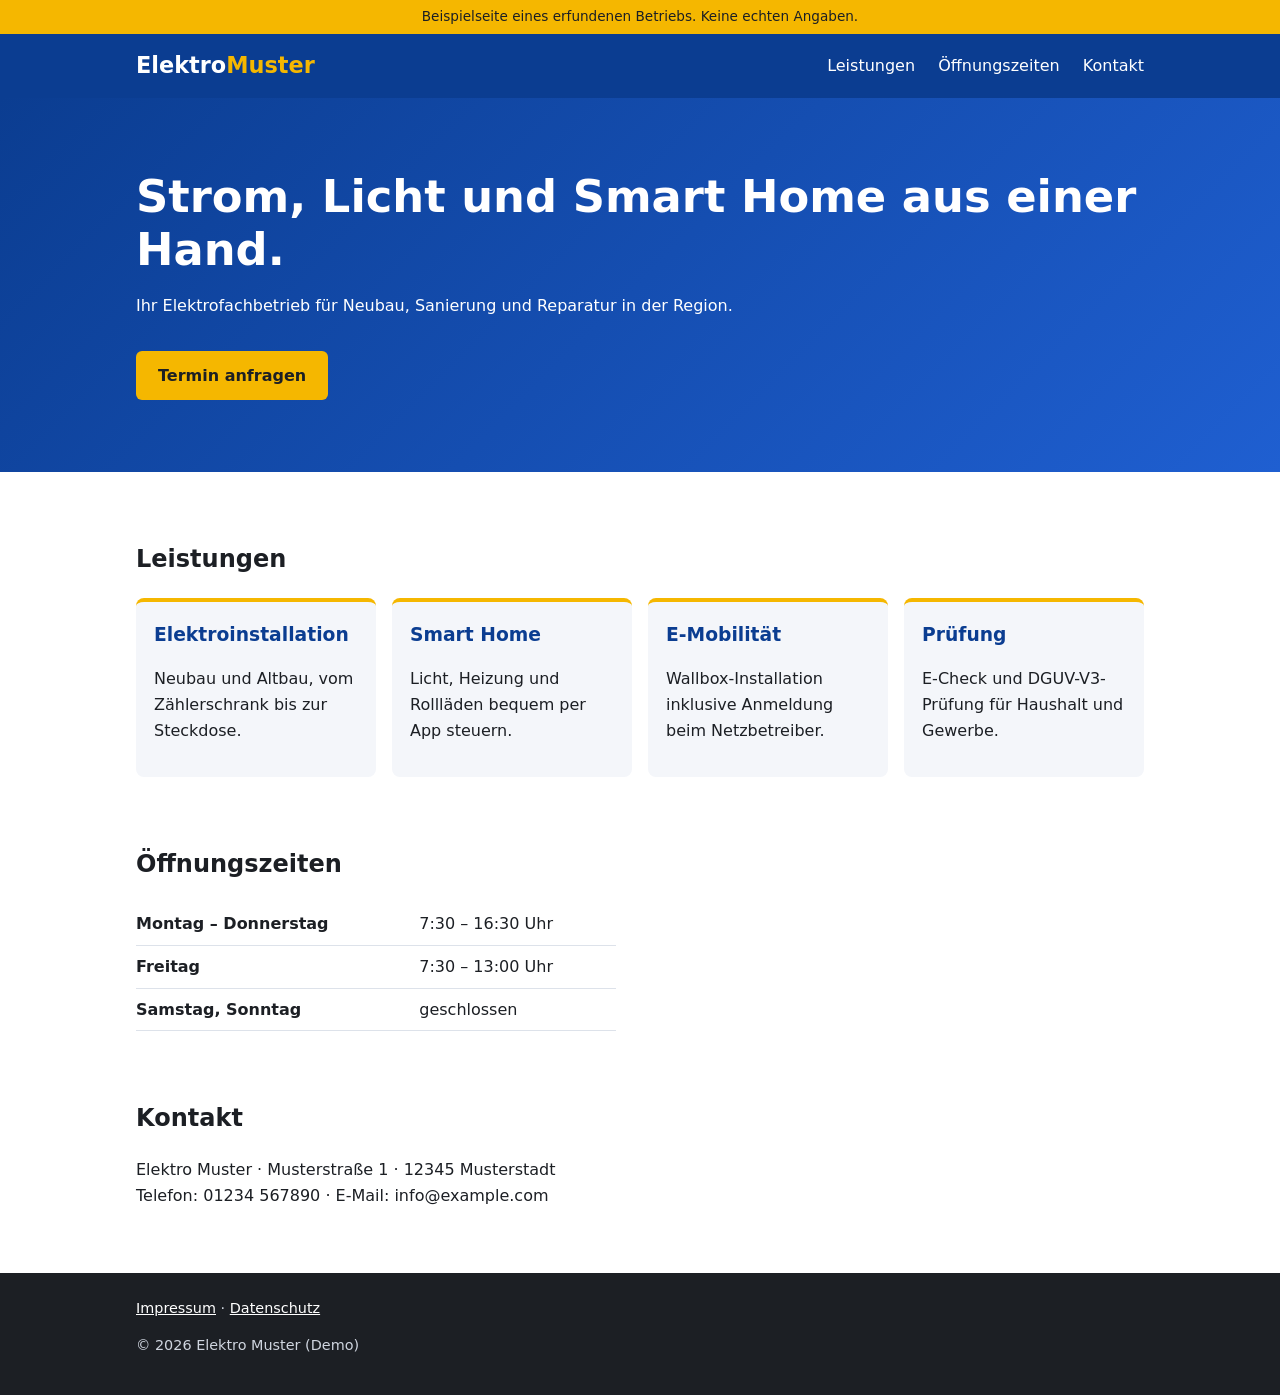
<file: index.html>
<!doctype html>
<html lang="de">
<head>
  <meta charset="utf-8">
  <meta name="viewport" content="width=device-width, initial-scale=1">
  <title>Elektro Muster – Ihr Elektriker (Demo)</title>
  <meta name="description" content="Demo-Seite eines fiktiven Elektrobetriebs. Testprojekt für automatische Veröffentlichung.">
  <link rel="stylesheet" href="style.css">
</head>
<body>
  <div class="demo-hinweis">Beispielseite eines erfundenen Betriebs. Keine echten Angaben.</div>

  <header class="kopf">
    <div class="wrap kopf-inner">
      <a class="logo" href="#">Elektro<span>Muster</span></a>
      <nav>
        <a href="#leistungen">Leistungen</a>
        <a href="#zeiten">Öffnungszeiten</a>
        <a href="#kontakt">Kontakt</a>
      </nav>
    </div>
  </header>

  <main>
    <section class="hero">
      <div class="wrap">
        <h1>Strom, Licht und Smart Home aus einer Hand.</h1>
        <p>Ihr Elektrofachbetrieb für Neubau, Sanierung und Reparatur in der Region.</p>
        <a class="knopf" href="#kontakt">Termin anfragen</a>
      </div>
    </section>

    <section id="leistungen" class="wrap">
      <h2>Leistungen</h2>
      <div class="karten">
        <article><h3>Elektroinstallation</h3><p>Neubau und Altbau, vom Zählerschrank bis zur Steckdose.</p></article>
        <article><h3>Smart Home</h3><p>Licht, Heizung und Rollläden bequem per App steuern.</p></article>
        <article><h3>E-Mobilität</h3><p>Wallbox-Installation inklusive Anmeldung beim Netzbetreiber.</p></article>
        <article><h3>Prüfung</h3><p>E-Check und DGUV-V3-Prüfung für Haushalt und Gewerbe.</p></article>
      </div>
    </section>

    <section id="zeiten" class="wrap">
      <h2>Öffnungszeiten</h2>
      <table class="zeiten">
        <tr><th>Montag – Donnerstag</th><td>7:30 – 16:30 Uhr</td></tr>
        <tr><th>Freitag</th><td>7:30 – 13:00 Uhr</td></tr>
        <tr><th>Samstag, Sonntag</th><td>geschlossen</td></tr>
      </table>
    </section>

    <section id="kontakt" class="wrap">
      <h2>Kontakt</h2>
      <p>Elektro Muster · Musterstraße 1 · 12345 Musterstadt<br>
      Telefon: 01234 567890 · E-Mail: info@example.com</p>
    </section>
  </main>

  <footer class="fuss">
    <div class="wrap">
      <a href="#">Impressum</a> · <a href="#">Datenschutz</a>
      <p>© 2026 Elektro Muster (Demo)</p>
    </div>
  </footer>
</body>
</html>
</file>
<file: style.css>
:root {
  --blau: #0b3d91;
  --gelb: #f5b700;
  --text: #1c1f24;
  --hell: #f4f6fa;
}
* { box-sizing: border-box; }
body {
  margin: 0;
  font-family: system-ui, -apple-system, "Segoe UI", Roboto, sans-serif; /* Systemschrift: keine externen Server */
  color: var(--text);
  background: #fff;
  line-height: 1.6;
}
.wrap { max-width: 1040px; margin: 0 auto; padding: 0 16px; }
.demo-hinweis { background: var(--gelb); text-align: center; font-size: .85rem; padding: 6px 16px; }
.kopf { background: var(--blau); color: #fff; }
.kopf-inner { display: flex; justify-content: space-between; align-items: center; flex-wrap: wrap; gap: 8px; padding-top: 14px; padding-bottom: 14px; }
.logo { color: #fff; font-weight: 800; font-size: 1.4rem; text-decoration: none; }
.logo span { color: var(--gelb); }
nav a { color: #fff; text-decoration: none; margin-left: 18px; }
nav a:hover, nav a:focus { text-decoration: underline; }
.hero { background: linear-gradient(135deg, var(--blau), #1f5fd1); color: #fff; padding: 72px 0; }
.hero h1 { font-size: clamp(1.8rem, 4vw, 2.8rem); margin: 0 0 12px; line-height: 1.2; }
.knopf { display: inline-block; margin-top: 16px; background: var(--gelb); color: var(--text); padding: 12px 22px; border-radius: 6px; font-weight: 700; text-decoration: none; }
section.wrap { padding-top: 48px; }
.karten { display: grid; grid-template-columns: repeat(auto-fit, minmax(220px, 1fr)); gap: 16px; }
.karten article { background: var(--hell); border-radius: 8px; padding: 18px; border-top: 4px solid var(--gelb); }
.karten h3 { margin: 0 0 6px; color: var(--blau); }
.zeiten { border-collapse: collapse; width: 100%; max-width: 480px; }
.zeiten th, .zeiten td { text-align: left; padding: 8px 0; border-bottom: 1px solid #dde2ea; }
.fuss { margin-top: 64px; background: var(--text); color: #cfd5df; padding: 24px 0; font-size: .9rem; }
.fuss a { color: #fff; }
</file>
